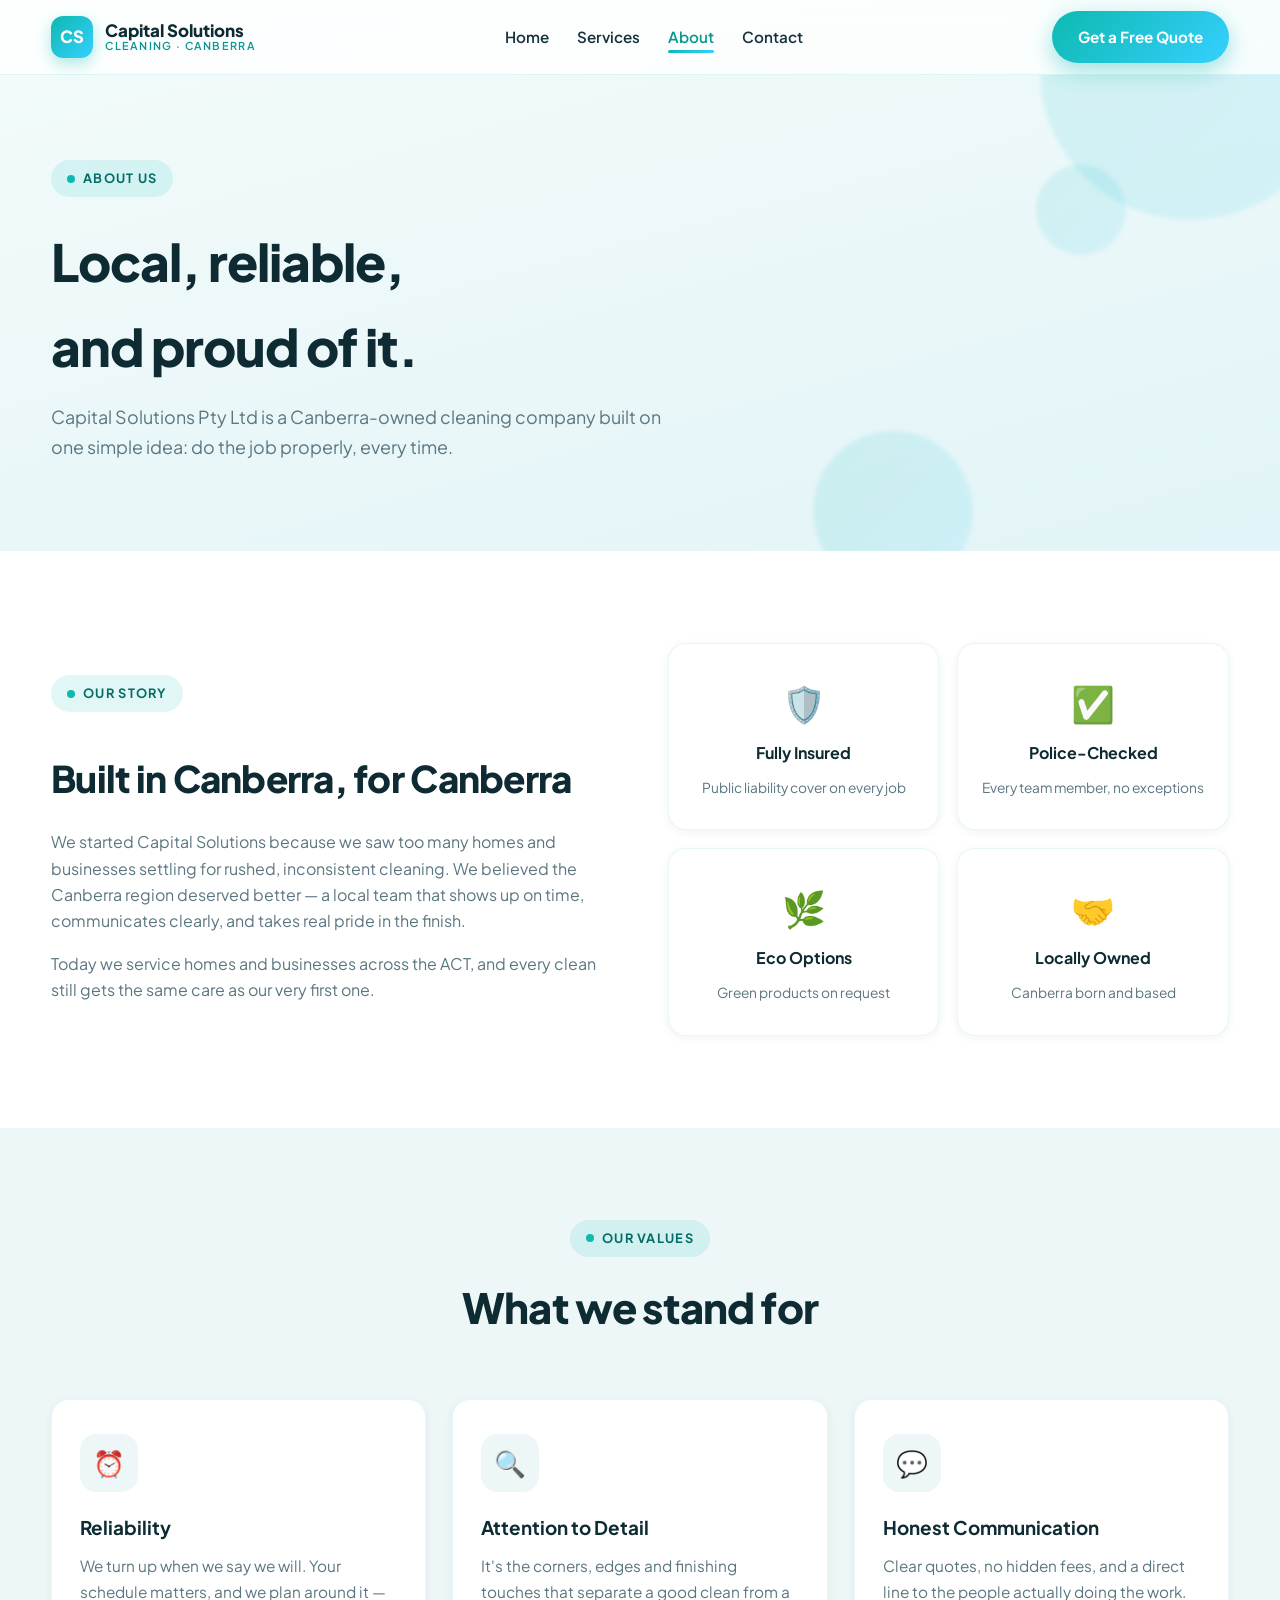
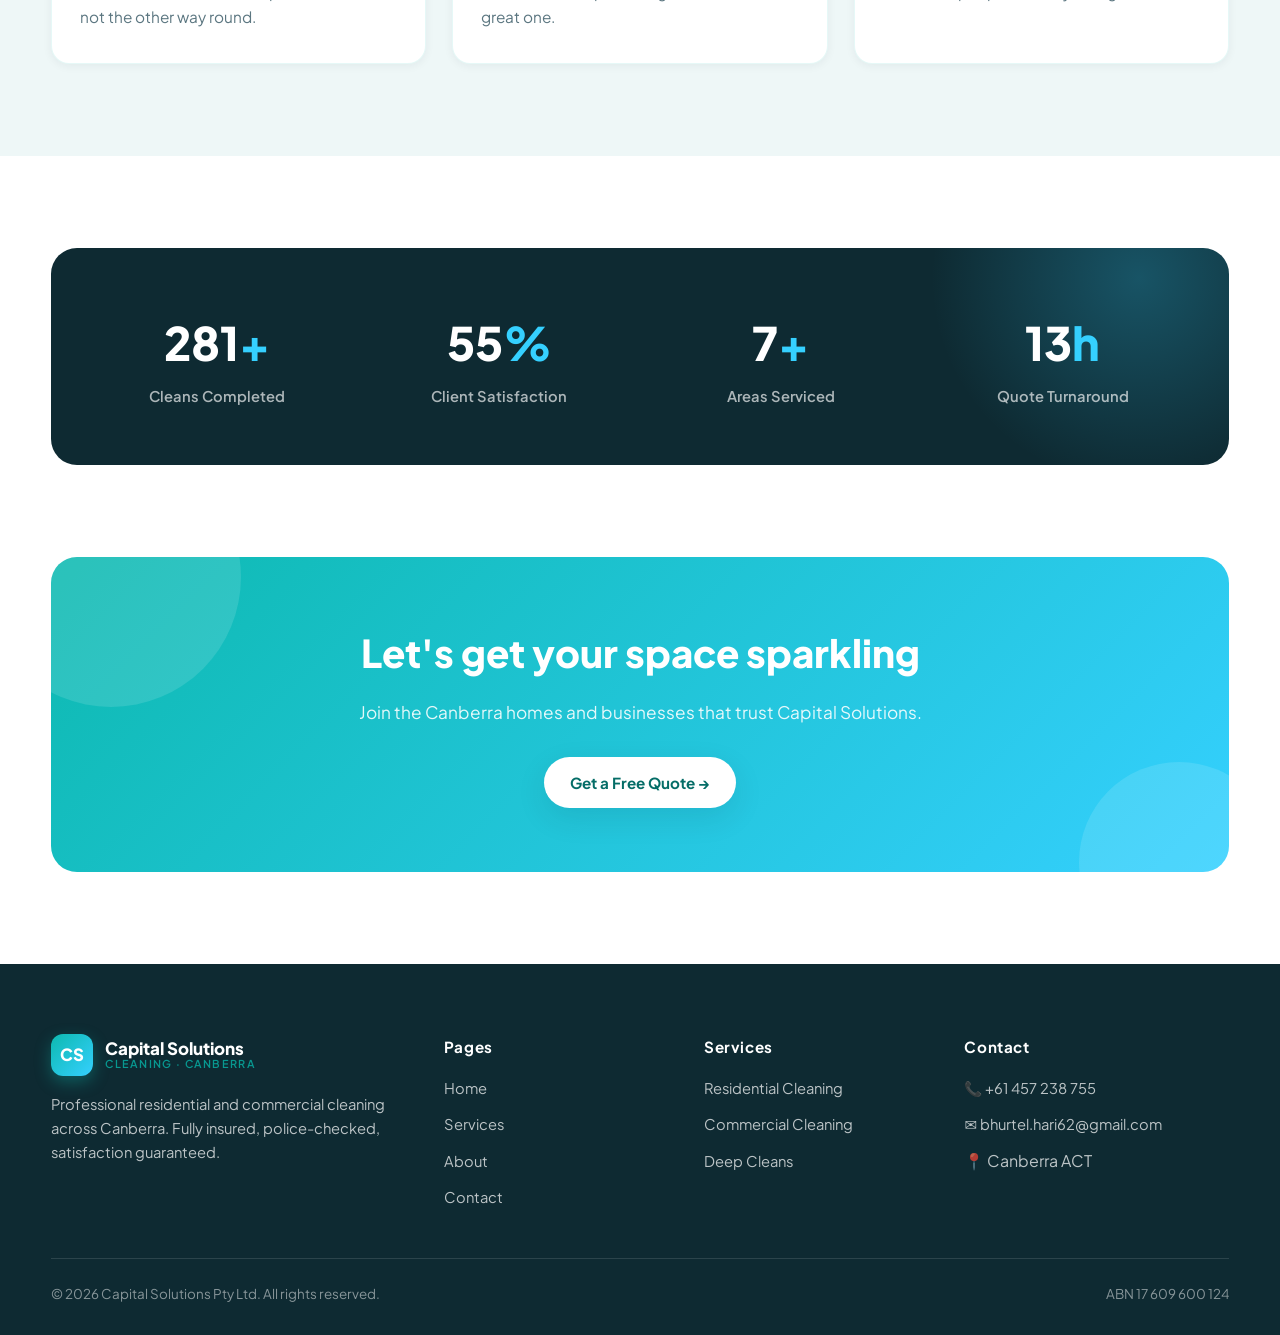
<file: about.html>
<!DOCTYPE html>
<html lang="en-AU">
<head>
  <meta charset="UTF-8">
  <meta name="viewport" content="width=device-width, initial-scale=1.0">
  <title>About Us | Canberra Home &amp; Residential Cleaning | Capital Solutions</title>
  <meta name="description" content="Capital Solutions is a locally owned Canberra cleaning company providing home, residential and domestic cleaning across the ACT with insured, police-checked cleaners.">
  <meta name="keywords" content="cleaning Canberra, cleaning in Canberra, home cleaning, home cleaning Canberra, residential cleaning, residential cleaning Canberra, domestic cleaning, domestic cleaning Canberra, house cleaning Canberra, commercial cleaning Canberra, cleaners Canberra, ACT cleaning services">
  <meta name="robots" content="index, follow">
  <meta name="geo.region" content="AU-ACT">
  <meta name="geo.placename" content="Canberra">
  <link rel="canonical" href="https://capitalsolutionspty.com.au/about.html">
  <meta property="og:type" content="website">
  <meta property="og:site_name" content="Capital Solutions">
  <meta property="og:locale" content="en_AU">
  <meta property="og:title" content="About Capital Solutions - Canberra Home &amp; Residential Cleaning">
  <meta property="og:description" content="A locally owned Canberra cleaning company providing home, residential and domestic cleaning across the ACT.">
  <meta property="og:url" content="https://capitalsolutionspty.com.au/about.html">
  <link rel="preconnect" href="https://fonts.googleapis.com">
  <link href="https://fonts.googleapis.com/css2?family=Plus+Jakarta+Sans:wght@400;600;700;800&display=swap" rel="stylesheet">
  <link rel="stylesheet" href="css/style.css">
</head>
<body>

<nav class="nav">
  <div class="container nav-inner">
    <a href="index.html" class="brand">
      <div class="brand-mark">CS</div>
      <div class="brand-name">Capital Solutions<small>Cleaning · Canberra</small></div>
    </a>
    <ul class="nav-links">
      <li><a href="index.html">Home</a></li>
      <li><a href="services.html">Services</a></li>
      <li><a href="about.html" class="active">About</a></li>
      <li><a href="contact.html">Contact</a></li>
    </ul>
    <a href="contact.html" class="btn btn-primary nav-cta">Get a Free Quote</a>
    <button class="hamburger" aria-label="Menu"><span></span><span></span><span></span></button>
  </div>
</nav>

<header class="page-hero">
  <div class="blob b1"></div><div class="blob b2"></div><div class="blob b3"></div>
  <div class="container">
    <span class="eyebrow">About us</span>
    <h1>Local, reliable,<br>and proud of it.</h1>
    <p>Capital Solutions Pty Ltd is a Canberra-owned cleaning company built on one simple idea: do the job properly, every time.</p>
  </div>
</header>

<!-- STORY -->
<section>
  <div class="container">
    <div class="grid-2" style="align-items:center; gap:56px">
      <div class="reveal">
        <span class="eyebrow">Our story</span>
        <h2 style="font-size:clamp(1.7rem,3vw,2.3rem); font-weight:800; color:var(--navy); letter-spacing:-.02em; margin:14px 0 20px">Built in Canberra, for Canberra</h2>
        <p style="color:var(--slate); margin-bottom:16px">We started Capital Solutions because we saw too many homes and businesses settling for rushed, inconsistent cleaning. We believed the Canberra region deserved better — a local team that shows up on time, communicates clearly, and takes real pride in the finish.</p>
        <p style="color:var(--slate)">Today we service homes and businesses across the ACT, and every clean still gets the same care as our very first one.</p>
      </div>
      <div class="grid-2 reveal reveal-d1" style="gap:18px">
        <div class="card" style="text-align:center; padding:30px 20px">
          <div style="font-size:2.2rem; margin-bottom:8px">🛡️</div>
          <h3 style="font-size:1rem">Fully Insured</h3>
          <p style="font-size:.86rem">Public liability cover on every job</p>
        </div>
        <div class="card" style="text-align:center; padding:30px 20px">
          <div style="font-size:2.2rem; margin-bottom:8px">✅</div>
          <h3 style="font-size:1rem">Police-Checked</h3>
          <p style="font-size:.86rem">Every team member, no exceptions</p>
        </div>
        <div class="card" style="text-align:center; padding:30px 20px">
          <div style="font-size:2.2rem; margin-bottom:8px">🌿</div>
          <h3 style="font-size:1rem">Eco Options</h3>
          <p style="font-size:.86rem">Green products on request</p>
        </div>
        <div class="card" style="text-align:center; padding:30px 20px">
          <div style="font-size:2.2rem; margin-bottom:8px">🤝</div>
          <h3 style="font-size:1rem">Locally Owned</h3>
          <p style="font-size:.86rem">Canberra born and based</p>
        </div>
      </div>
    </div>
  </div>
</section>

<!-- VALUES -->
<section class="areas">
  <div class="container">
    <div class="section-head reveal">
      <span class="eyebrow">Our values</span>
      <h2>What we stand for</h2>
    </div>
    <div class="grid-3">
      <div class="card reveal">
        <div class="card-icon">⏰</div>
        <h3>Reliability</h3>
        <p>We turn up when we say we will. Your schedule matters, and we plan around it — not the other way round.</p>
      </div>
      <div class="card reveal reveal-d1">
        <div class="card-icon">🔍</div>
        <h3>Attention to Detail</h3>
        <p>It's the corners, edges and finishing touches that separate a good clean from a great one.</p>
      </div>
      <div class="card reveal reveal-d2">
        <div class="card-icon">💬</div>
        <h3>Honest Communication</h3>
        <p>Clear quotes, no hidden fees, and a direct line to the people actually doing the work.</p>
      </div>
    </div>
  </div>
</section>

<!-- STATS -->
<section>
  <div class="container">
    <div class="stats-band reveal">
      <div class="stats-grid">
        <div class="stat"><div class="num" data-count="500">0<span class="accent">+</span></div><div class="label">Cleans Completed</div></div>
        <div class="stat"><div class="num" data-count="98">0<span class="accent">%</span></div><div class="label">Client Satisfaction</div></div>
        <div class="stat"><div class="num" data-count="12">0<span class="accent">+</span></div><div class="label">Areas Serviced</div></div>
        <div class="stat"><div class="num" data-count="24">0<span class="accent">h</span></div><div class="label">Quote Turnaround</div></div>
      </div>
    </div>
  </div>
</section>

<!-- CTA -->
<section style="padding-top:0">
  <div class="container">
    <div class="cta-banner reveal">
      <h2>Let's get your space sparkling</h2>
      <p>Join the Canberra homes and businesses that trust Capital Solutions.</p>
      <a href="contact.html" class="btn btn-light">Get a Free Quote →</a>
    </div>
  </div>
</section>

<footer>
  <div class="container">
    <div class="footer-grid">
      <div>
        <div class="brand" style="margin-bottom:16px">
          <div class="brand-mark">CS</div>
          <div class="brand-name" style="color:#fff">Capital Solutions<small>Cleaning · Canberra</small></div>
        </div>
        <p>Professional residential and commercial cleaning across Canberra. Fully insured, police-checked, satisfaction guaranteed.</p>
      </div>
      <div>
        <h4>Pages</h4>
        <ul>
          <li><a href="index.html">Home</a></li>
          <li><a href="services.html">Services</a></li>
          <li><a href="about.html">About</a></li>
          <li><a href="contact.html">Contact</a></li>
        </ul>
      </div>
      <div>
        <h4>Services</h4>
        <ul>
          <li><a href="services.html">Residential Cleaning</a></li>
          <li><a href="services.html">Commercial Cleaning</a></li>
          <li><a href="services.html">Deep Cleans</a></li>
        </ul>
      </div>
      <div>
        <h4>Contact</h4>
        <ul>
          <li><a href="tel:+61457238755">📞 +61 457 238 755</a></li>
          <li><a href="mailto:bhurtel.hari62@gmail.com">✉️ bhurtel.hari62@gmail.com</a></li>
          <li>📍 Canberra ACT</li>
        </ul>
      </div>
    </div>
    <div class="footer-bottom">
      <span>© 2026 Capital Solutions Pty Ltd. All rights reserved.</span>
      <span>ABN 17 609 600 124</span>
    </div>
  </div>
</footer>

<script src="js/main.js"></script>
</body>
</html>
</file>
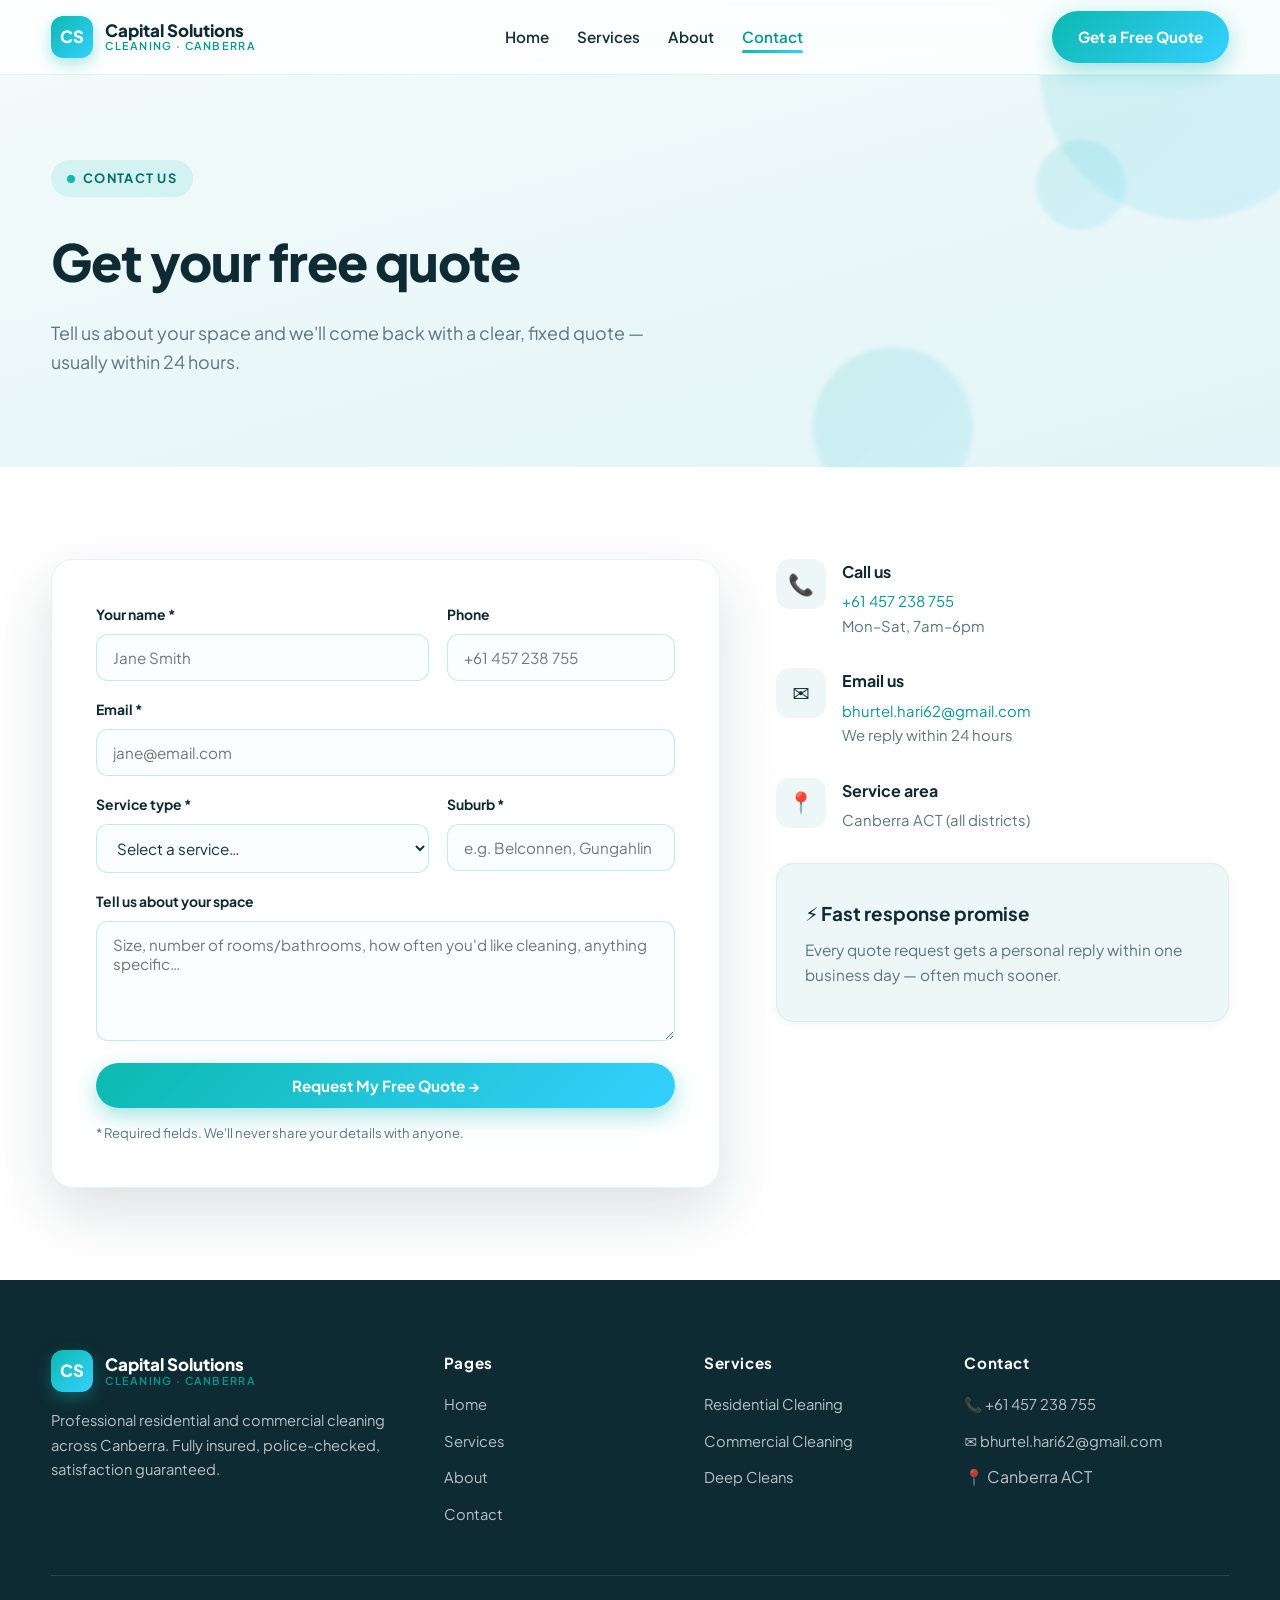
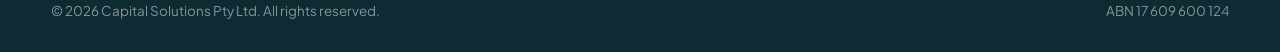
<file: contact.html>
<!DOCTYPE html>
<html lang="en-AU">
<head>
  <meta charset="UTF-8">
  <meta name="viewport" content="width=device-width, initial-scale=1.0">
  <title>Contact &amp; Free Quote | Home &amp; Residential Cleaning Canberra | Capital Solutions</title>
  <meta name="description" content="Request a free quote for home, residential or domestic cleaning in Canberra. Capital Solutions responds within 24 hours.">
  <meta name="keywords" content="cleaning Canberra, cleaning in Canberra, home cleaning, home cleaning Canberra, residential cleaning, residential cleaning Canberra, domestic cleaning, domestic cleaning Canberra, house cleaning Canberra, commercial cleaning Canberra, cleaners Canberra, ACT cleaning services">
  <meta name="robots" content="index, follow">
  <meta name="geo.region" content="AU-ACT">
  <meta name="geo.placename" content="Canberra">
  <link rel="canonical" href="https://capitalsolutionspty.com.au/contact.html">
  <meta property="og:type" content="website">
  <meta property="og:site_name" content="Capital Solutions">
  <meta property="og:locale" content="en_AU">
  <meta property="og:title" content="Contact Capital Solutions - Home &amp; Residential Cleaning Canberra">
  <meta property="og:description" content="Request a free quote for home, residential or domestic cleaning in Canberra. We respond within 24 hours.">
  <meta property="og:url" content="https://capitalsolutionspty.com.au/contact.html">
  <link rel="preconnect" href="https://fonts.googleapis.com">
  <link href="https://fonts.googleapis.com/css2?family=Plus+Jakarta+Sans:wght@400;600;700;800&display=swap" rel="stylesheet">
  <link rel="stylesheet" href="css/style.css">
</head>
<body>

<nav class="nav">
  <div class="container nav-inner">
    <a href="index.html" class="brand">
      <div class="brand-mark">CS</div>
      <div class="brand-name">Capital Solutions<small>Cleaning · Canberra</small></div>
    </a>
    <ul class="nav-links">
      <li><a href="index.html">Home</a></li>
      <li><a href="services.html">Services</a></li>
      <li><a href="about.html">About</a></li>
      <li><a href="contact.html" class="active">Contact</a></li>
    </ul>
    <a href="contact.html" class="btn btn-primary nav-cta">Get a Free Quote</a>
    <button class="hamburger" aria-label="Menu"><span></span><span></span><span></span></button>
  </div>
</nav>

<header class="page-hero">
  <div class="blob b1"></div><div class="blob b2"></div><div class="blob b3"></div>
  <div class="container">
    <span class="eyebrow">Contact us</span>
    <h1>Get your free quote</h1>
    <p>Tell us about your space and we'll come back with a clear, fixed quote — usually within 24 hours.</p>
  </div>
</header>

<section>
  <div class="container">
    <div class="grid-2" style="gap:56px; align-items:start">
      <!-- FORM -->
      <div class="form-card reveal">
        <form id="quote-form" action="https://formsubmit.co/bhurtel.hari62@gmail.com" method="POST">
          <input type="hidden" name="_subject" value="New quote request - Capital Solutions">
          <input type="hidden" name="_captcha" value="false">
          <input type="hidden" name="_template" value="table">
          <input type="text" name="_honey" style="display:none" tabindex="-1" autocomplete="off">
          <div class="form-grid">
            <div class="form-field">
              <label for="name">Your name *</label>
              <input type="text" id="name" name="name" placeholder="Jane Smith" required>
            </div>
            <div class="form-field">
              <label for="phone">Phone</label>
              <input type="tel" id="phone" name="phone" placeholder="+61 457 238 755">
            </div>
            <div class="form-field full">
              <label for="email">Email *</label>
              <input type="email" id="email" name="email" placeholder="jane@email.com" required>
            </div>
            <div class="form-field">
              <label for="service">Service type *</label>
              <select id="service" name="service" required>
                <option value="">Select a service…</option>
                <option>Residential — Regular Clean</option>
                <option>Residential — Deep Clean</option>
                <option>Residential — One-Off Clean</option>
                <option>Commercial — Office</option>
                <option>Commercial — Retail / Hospitality</option>
                <option>Commercial — Strata / Common Areas</option>
                <option>Something else</option>
              </select>
            </div>
            <div class="form-field">
              <label for="suburb">Suburb *</label>
              <input type="text" id="suburb" name="suburb" placeholder="e.g. Belconnen, Gungahlin" required>
            </div>
            <div class="form-field full">
              <label for="message">Tell us about your space</label>
              <textarea id="message" name="message" placeholder="Size, number of rooms/bathrooms, how often you'd like cleaning, anything specific…"></textarea>
            </div>
          </div>
          <button type="submit" class="btn btn-primary" style="width:100%; justify-content:center; margin-top:22px">Request My Free Quote →</button>
          <p class="form-note">* Required fields. We'll never share your details with anyone.</p>
        </form>
      </div>

      <!-- INFO -->
      <div style="display:grid; gap:30px">
        <div class="info-tile reveal">
          <div class="ico">📞</div>
          <div>
            <h3>Call us</h3>
            <p><a href="tel:+61457238755">+61 457 238 755</a><br>Mon–Sat, 7am–6pm</p>
          </div>
        </div>
        <div class="info-tile reveal reveal-d1">
          <div class="ico">✉️</div>
          <div>
            <h3>Email us</h3>
            <p><a href="mailto:bhurtel.hari62@gmail.com">bhurtel.hari62@gmail.com</a><br>We reply within 24 hours</p>
          </div>
        </div>
        <div class="info-tile reveal reveal-d2">
          <div class="ico">📍</div>
          <div>
            <h3>Service area</h3>
            <p>Canberra ACT (all districts)</p>
          </div>
        </div>
        <div class="card reveal reveal-d3" style="background:var(--mist)">
          <h3 style="margin-bottom:8px">⚡ Fast response promise</h3>
          <p>Every quote request gets a personal reply within one business day — often much sooner.</p>
        </div>
      </div>
    </div>
  </div>
</section>

<footer>
  <div class="container">
    <div class="footer-grid">
      <div>
        <div class="brand" style="margin-bottom:16px">
          <div class="brand-mark">CS</div>
          <div class="brand-name" style="color:#fff">Capital Solutions<small>Cleaning · Canberra</small></div>
        </div>
        <p>Professional residential and commercial cleaning across Canberra. Fully insured, police-checked, satisfaction guaranteed.</p>
      </div>
      <div>
        <h4>Pages</h4>
        <ul>
          <li><a href="index.html">Home</a></li>
          <li><a href="services.html">Services</a></li>
          <li><a href="about.html">About</a></li>
          <li><a href="contact.html">Contact</a></li>
        </ul>
      </div>
      <div>
        <h4>Services</h4>
        <ul>
          <li><a href="services.html">Residential Cleaning</a></li>
          <li><a href="services.html">Commercial Cleaning</a></li>
          <li><a href="services.html">Deep Cleans</a></li>
        </ul>
      </div>
      <div>
        <h4>Contact</h4>
        <ul>
          <li><a href="tel:+61457238755">📞 +61 457 238 755</a></li>
          <li><a href="mailto:bhurtel.hari62@gmail.com">✉️ bhurtel.hari62@gmail.com</a></li>
          <li>📍 Canberra ACT</li>
        </ul>
      </div>
    </div>
    <div class="footer-bottom">
      <span>© 2026 Capital Solutions Pty Ltd. All rights reserved.</span>
      <span>ABN 17 609 600 124</span>
    </div>
  </div>
</footer>

<script src="js/main.js"></script>
</body>
</html>
</file>
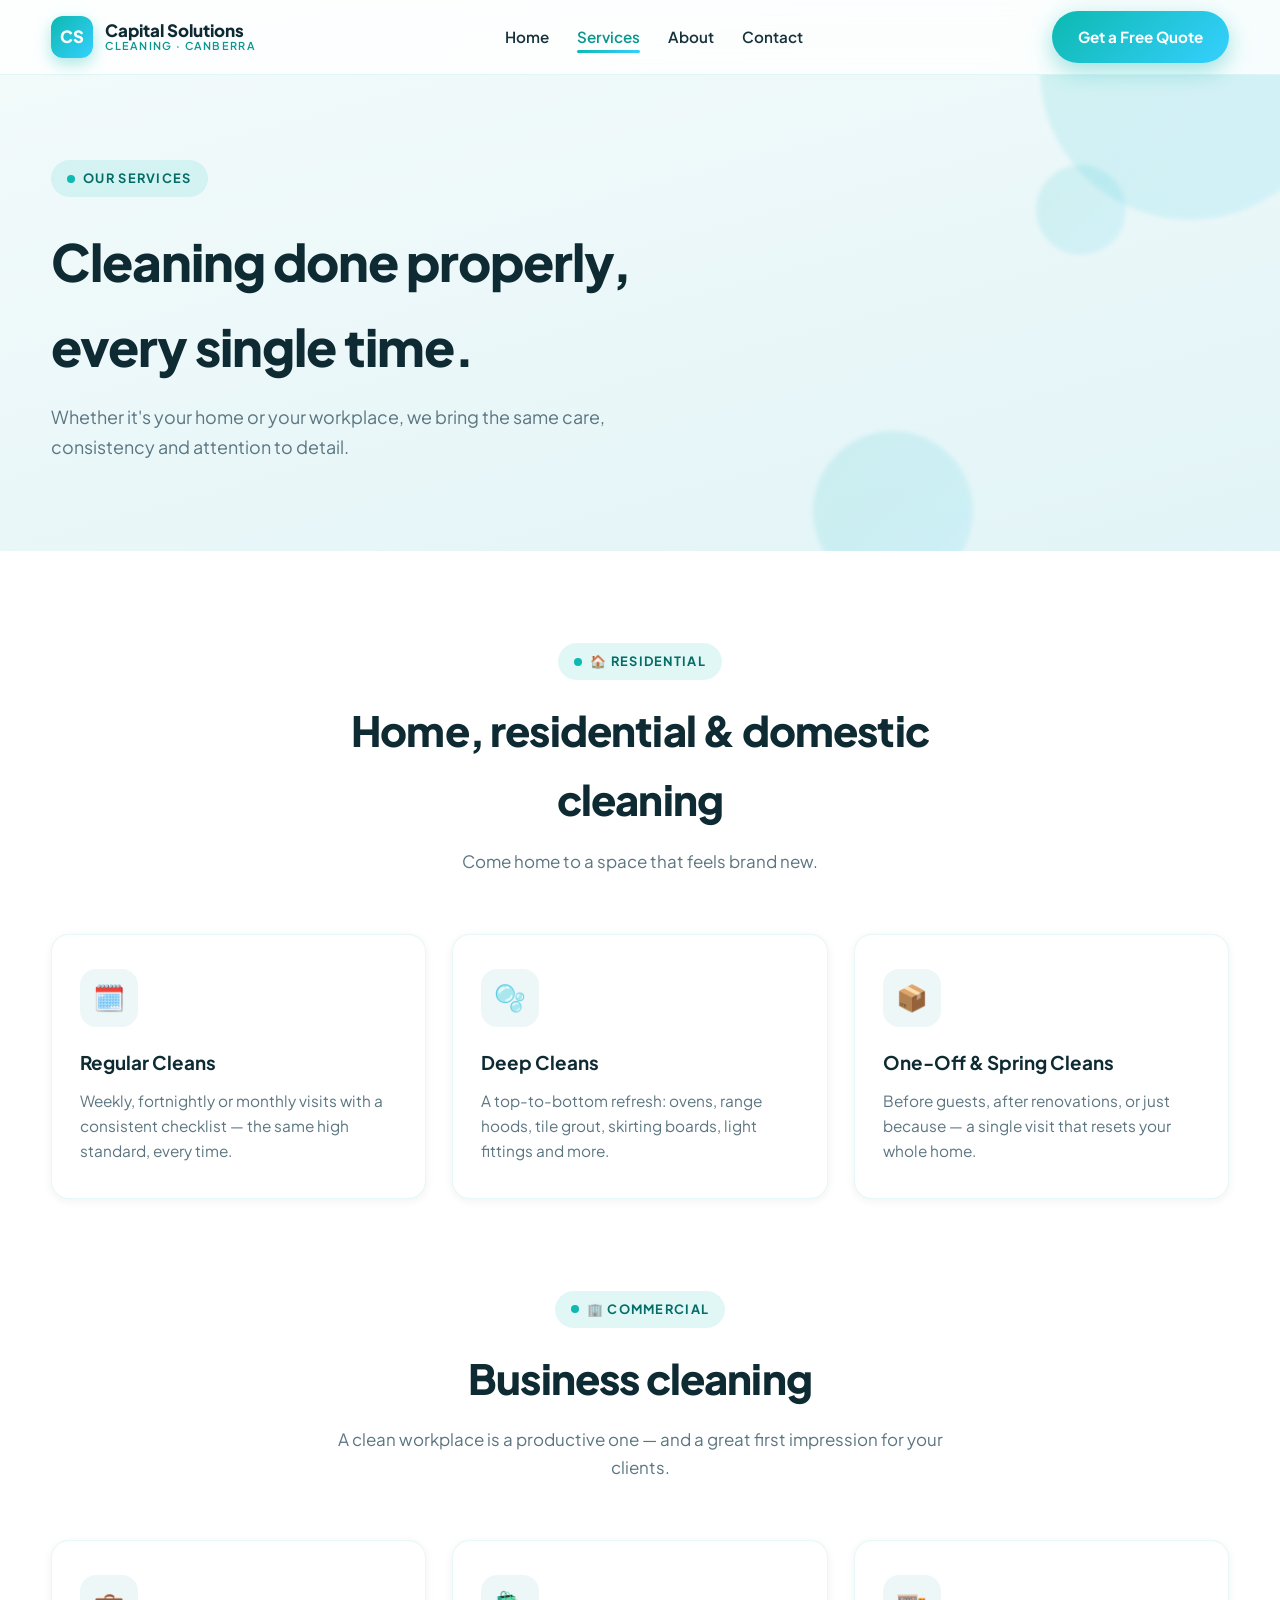
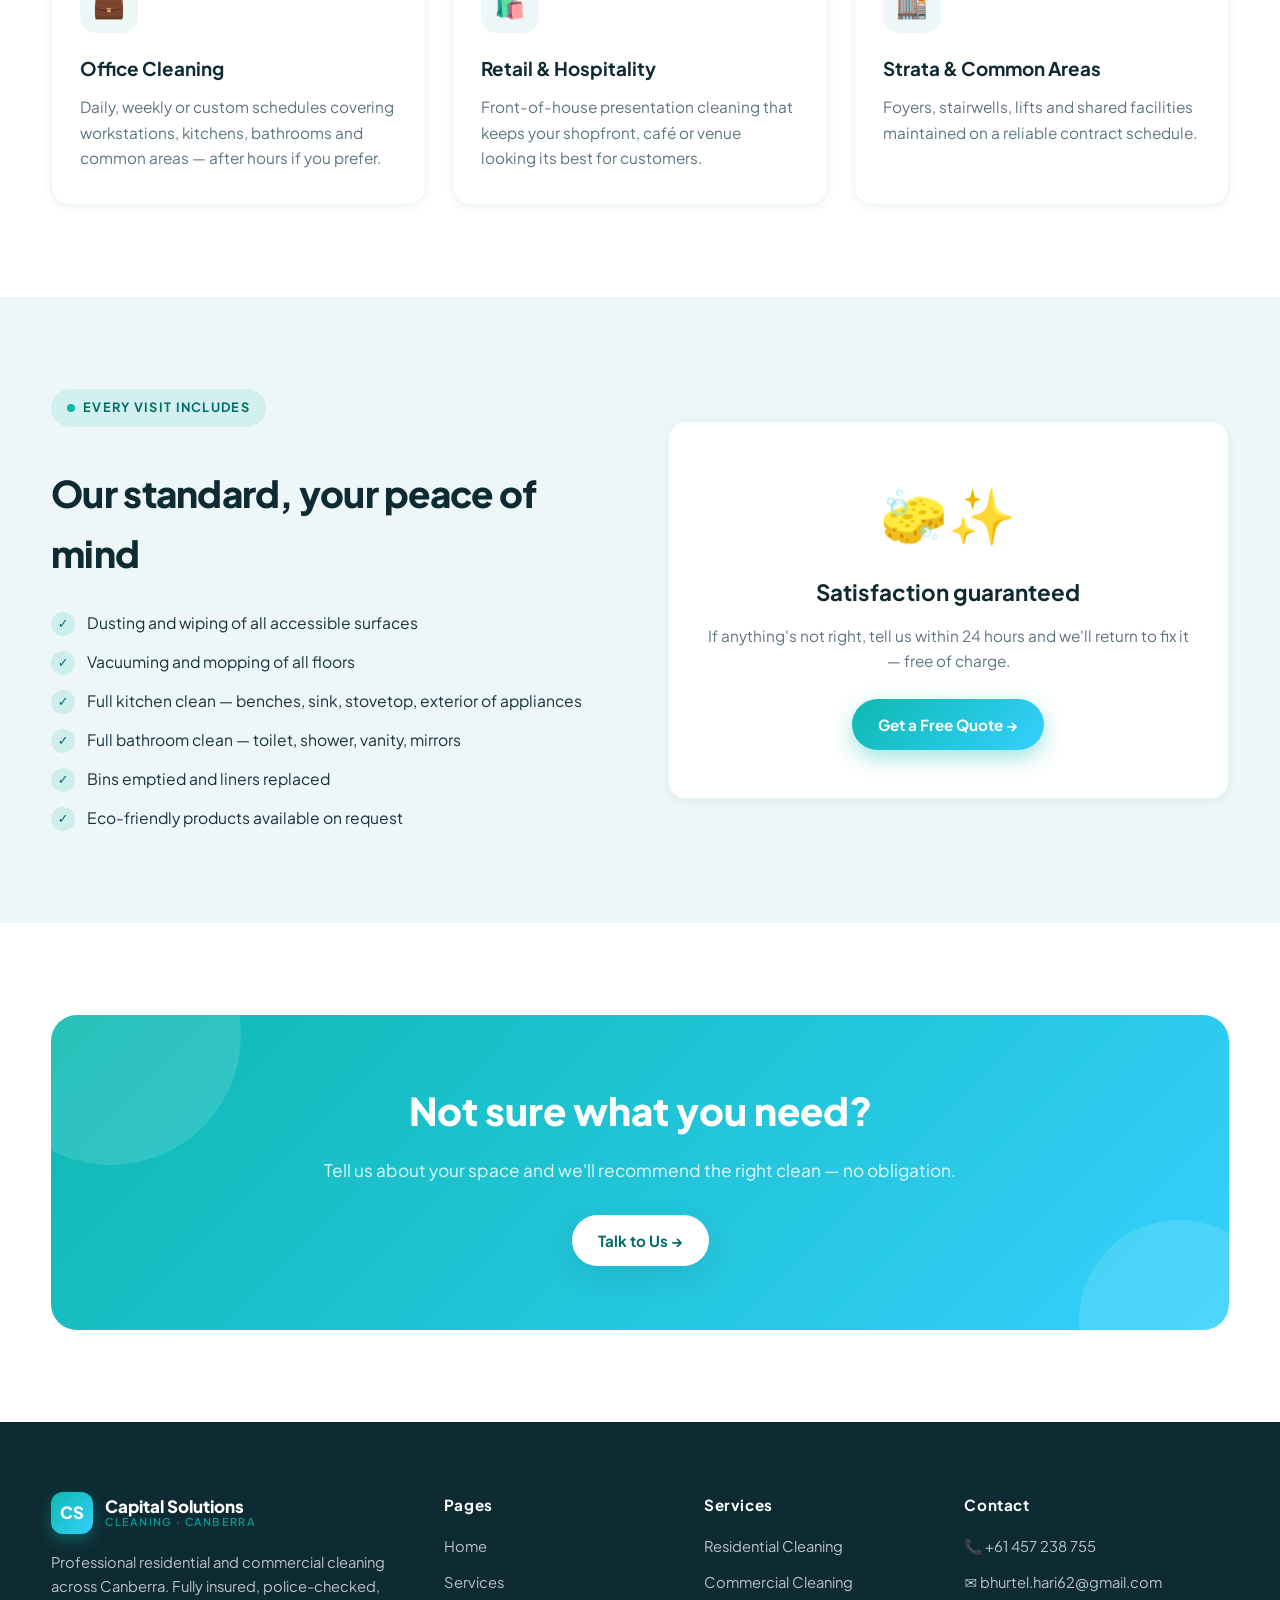
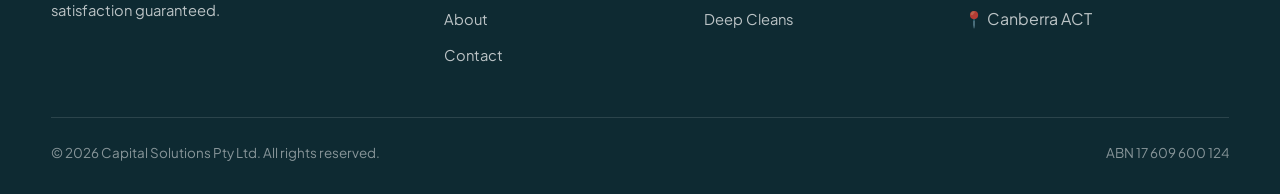
<file: services.html>
<!DOCTYPE html>
<html lang="en-AU">
<head>
  <meta charset="UTF-8">
  <meta name="viewport" content="width=device-width, initial-scale=1.0">
  <title>Cleaning Services Canberra | Home, Residential &amp; Domestic Cleaning | Capital Solutions</title>
  <meta name="description" content="Home, residential and domestic cleaning services in Canberra - regular cleans, deep cleans, one-off cleans, offices and strata. Fully insured Canberra cleaners.">
  <meta name="keywords" content="cleaning Canberra, cleaning in Canberra, home cleaning, home cleaning Canberra, residential cleaning, residential cleaning Canberra, domestic cleaning, domestic cleaning Canberra, house cleaning Canberra, commercial cleaning Canberra, cleaners Canberra, ACT cleaning services">
  <meta name="robots" content="index, follow">
  <meta name="geo.region" content="AU-ACT">
  <meta name="geo.placename" content="Canberra">
  <link rel="canonical" href="https://capitalsolutionspty.com.au/services.html">
  <meta property="og:type" content="website">
  <meta property="og:site_name" content="Capital Solutions">
  <meta property="og:locale" content="en_AU">
  <meta property="og:title" content="Cleaning Services Canberra - Home, Residential &amp; Domestic Cleaning">
  <meta property="og:description" content="Home, residential, domestic and commercial cleaning services in Canberra - regular, deep and one-off cleans.">
  <meta property="og:url" content="https://capitalsolutionspty.com.au/services.html">
  <link rel="preconnect" href="https://fonts.googleapis.com">
  <link href="https://fonts.googleapis.com/css2?family=Plus+Jakarta+Sans:wght@400;600;700;800&display=swap" rel="stylesheet">
  <link rel="stylesheet" href="css/style.css">
</head>
<body>

<nav class="nav">
  <div class="container nav-inner">
    <a href="index.html" class="brand">
      <div class="brand-mark">CS</div>
      <div class="brand-name">Capital Solutions<small>Cleaning · Canberra</small></div>
    </a>
    <ul class="nav-links">
      <li><a href="index.html">Home</a></li>
      <li><a href="services.html" class="active">Services</a></li>
      <li><a href="about.html">About</a></li>
      <li><a href="contact.html">Contact</a></li>
    </ul>
    <a href="contact.html" class="btn btn-primary nav-cta">Get a Free Quote</a>
    <button class="hamburger" aria-label="Menu"><span></span><span></span><span></span></button>
  </div>
</nav>

<header class="page-hero">
  <div class="blob b1"></div><div class="blob b2"></div><div class="blob b3"></div>
  <div class="container">
    <span class="eyebrow">Our services</span>
    <h1>Cleaning done properly,<br>every single time.</h1>
    <p>Whether it's your home or your workplace, we bring the same care, consistency and attention to detail.</p>
  </div>
</header>

<!-- RESIDENTIAL -->
<section>
  <div class="container">
    <div class="section-head reveal">
      <span class="eyebrow">🏠 Residential</span>
      <h2>Home, residential &amp; domestic cleaning</h2>
      <p>Come home to a space that feels brand new.</p>
    </div>
    <div class="grid-3">
      <div class="card reveal">
        <div class="card-icon">🗓️</div>
        <h3>Regular Cleans</h3>
        <p>Weekly, fortnightly or monthly visits with a consistent checklist — the same high standard, every time.</p>
      </div>
      <div class="card reveal reveal-d1">
        <div class="card-icon">🫧</div>
        <h3>Deep Cleans</h3>
        <p>A top-to-bottom refresh: ovens, range hoods, tile grout, skirting boards, light fittings and more.</p>
      </div>
      <div class="card reveal reveal-d2">
        <div class="card-icon">📦</div>
        <h3>One-Off &amp; Spring Cleans</h3>
        <p>Before guests, after renovations, or just because — a single visit that resets your whole home.</p>
      </div>
    </div>
  </div>
</section>

<!-- COMMERCIAL -->
<section style="padding-top:0">
  <div class="container">
    <div class="section-head reveal">
      <span class="eyebrow">🏢 Commercial</span>
      <h2>Business cleaning</h2>
      <p>A clean workplace is a productive one — and a great first impression for your clients.</p>
    </div>
    <div class="grid-3">
      <div class="card reveal">
        <div class="card-icon">💼</div>
        <h3>Office Cleaning</h3>
        <p>Daily, weekly or custom schedules covering workstations, kitchens, bathrooms and common areas — after hours if you prefer.</p>
      </div>
      <div class="card reveal reveal-d1">
        <div class="card-icon">🛍️</div>
        <h3>Retail &amp; Hospitality</h3>
        <p>Front-of-house presentation cleaning that keeps your shopfront, café or venue looking its best for customers.</p>
      </div>
      <div class="card reveal reveal-d2">
        <div class="card-icon">🏬</div>
        <h3>Strata &amp; Common Areas</h3>
        <p>Foyers, stairwells, lifts and shared facilities maintained on a reliable contract schedule.</p>
      </div>
    </div>
  </div>
</section>

<!-- WHAT'S INCLUDED -->
<section class="areas">
  <div class="container">
    <div class="grid-2" style="align-items:center; gap:56px">
      <div class="reveal">
        <span class="eyebrow">Every visit includes</span>
        <h2 style="font-size:clamp(1.7rem,3vw,2.3rem); font-weight:800; color:var(--navy); letter-spacing:-.02em; margin:14px 0 26px">Our standard, your peace of mind</h2>
        <ul class="check-list">
          <li>Dusting and wiping of all accessible surfaces</li>
          <li>Vacuuming and mopping of all floors</li>
          <li>Full kitchen clean — benches, sink, stovetop, exterior of appliances</li>
          <li>Full bathroom clean — toilet, shower, vanity, mirrors</li>
          <li>Bins emptied and liners replaced</li>
          <li>Eco-friendly products available on request</li>
        </ul>
      </div>
      <div class="card reveal reveal-d1" style="text-align:center; padding:48px 36px">
        <div style="font-size:3.4rem; margin-bottom:14px">🧽✨</div>
        <h3 style="font-size:1.4rem; margin-bottom:12px">Satisfaction guaranteed</h3>
        <p style="margin-bottom:26px">If anything's not right, tell us within 24 hours and we'll return to fix it — free of charge.</p>
        <a href="contact.html" class="btn btn-primary">Get a Free Quote →</a>
      </div>
    </div>
  </div>
</section>

<!-- CTA -->
<section>
  <div class="container">
    <div class="cta-banner reveal">
      <h2>Not sure what you need?</h2>
      <p>Tell us about your space and we'll recommend the right clean — no obligation.</p>
      <a href="contact.html" class="btn btn-light">Talk to Us →</a>
    </div>
  </div>
</section>

<footer>
  <div class="container">
    <div class="footer-grid">
      <div>
        <div class="brand" style="margin-bottom:16px">
          <div class="brand-mark">CS</div>
          <div class="brand-name" style="color:#fff">Capital Solutions<small>Cleaning · Canberra</small></div>
        </div>
        <p>Professional residential and commercial cleaning across Canberra. Fully insured, police-checked, satisfaction guaranteed.</p>
      </div>
      <div>
        <h4>Pages</h4>
        <ul>
          <li><a href="index.html">Home</a></li>
          <li><a href="services.html">Services</a></li>
          <li><a href="about.html">About</a></li>
          <li><a href="contact.html">Contact</a></li>
        </ul>
      </div>
      <div>
        <h4>Services</h4>
        <ul>
          <li><a href="services.html">Residential Cleaning</a></li>
          <li><a href="services.html">Commercial Cleaning</a></li>
          <li><a href="services.html">Deep Cleans</a></li>
        </ul>
      </div>
      <div>
        <h4>Contact</h4>
        <ul>
          <li><a href="tel:+61457238755">📞 +61 457 238 755</a></li>
          <li><a href="mailto:bhurtel.hari62@gmail.com">✉️ bhurtel.hari62@gmail.com</a></li>
          <li>📍 Canberra ACT</li>
        </ul>
      </div>
    </div>
    <div class="footer-bottom">
      <span>© 2026 Capital Solutions Pty Ltd. All rights reserved.</span>
      <span>ABN 17 609 600 124</span>
    </div>
  </div>
</footer>

<script src="js/main.js"></script>
</body>
</html>
</file>
<file: css/style.css>
/* ============================================
   Capital Solutions Pty Ltd — Shared Styles
   Fresh & clean: light base, aqua/teal accents
   ============================================ */

:root {
  --teal: #0db9b0;
  --teal-dark: #089890;
  --teal-deep: #056d67;
  --aqua: #35d0ff;
  --navy: #0e2a32;
  --ink: #16323b;
  --slate: #5b7680;
  --mist: #eef7f7;
  --white: #ffffff;
  --grad: linear-gradient(135deg, #0db9b0 0%, #35d0ff 100%);
  --shadow-sm: 0 2px 10px rgba(14, 42, 50, 0.06);
  --shadow-md: 0 10px 30px rgba(14, 42, 50, 0.10);
  --shadow-lg: 0 24px 60px rgba(14, 42, 50, 0.14);
  --radius: 18px;
  --font: 'Plus Jakarta Sans', 'Segoe UI', system-ui, sans-serif;
}

* { margin: 0; padding: 0; box-sizing: border-box; }
html { scroll-behavior: smooth; }
body {
  font-family: var(--font);
  color: var(--ink);
  background: var(--white);
  line-height: 1.65;
  overflow-x: hidden;
}
img { max-width: 100%; display: block; }
a { color: var(--teal-dark); text-decoration: none; }
.container { width: min(1180px, 92%); margin: 0 auto; }

/* ---------- Navigation ---------- */
.nav {
  position: fixed; inset: 0 0 auto 0; z-index: 100;
  background: rgba(255, 255, 255, 0.82);
  backdrop-filter: blur(14px);
  -webkit-backdrop-filter: blur(14px);
  border-bottom: 1px solid rgba(13, 185, 176, 0.12);
  transition: box-shadow .3s ease;
}
.nav.scrolled { box-shadow: var(--shadow-sm); }
.nav-inner {
  display: flex; align-items: center; justify-content: space-between;
  height: 74px;
}
.brand { display: flex; align-items: center; gap: 12px; }
.brand-mark {
  width: 42px; height: 42px; border-radius: 12px;
  background: var(--grad);
  display: grid; place-items: center;
  color: #fff; font-weight: 800; font-size: 1.05rem;
  box-shadow: 0 6px 16px rgba(13, 185, 176, 0.35);
}
.brand-name { font-weight: 800; font-size: 1.06rem; color: var(--navy); line-height: 1.15; }
.brand-name small { display: block; font-size: .68rem; font-weight: 600; color: var(--teal-dark); letter-spacing: .12em; text-transform: uppercase; }

.nav-links { display: flex; align-items: center; gap: 28px; list-style: none; }
.nav-links a {
  font-weight: 600; font-size: .95rem; color: var(--ink);
  position: relative; padding: 4px 0; transition: color .25s;
}
.nav-links a::after {
  content: ''; position: absolute; left: 0; bottom: -3px;
  width: 0; height: 2.5px; border-radius: 2px;
  background: var(--grad); transition: width .3s ease;
}
.nav-links a:hover, .nav-links a.active { color: var(--teal-dark); }
.nav-links a:hover::after, .nav-links a.active::after { width: 100%; }

.btn {
  display: inline-flex; align-items: center; gap: 8px;
  padding: 13px 26px; border-radius: 999px;
  font-weight: 700; font-size: .95rem; font-family: var(--font);
  border: none; cursor: pointer; transition: transform .25s, box-shadow .25s;
}
.btn-primary {
  background: var(--grad); color: #fff;
  box-shadow: 0 8px 22px rgba(13, 185, 176, 0.38);
}
.btn-primary:hover { transform: translateY(-3px); box-shadow: 0 14px 30px rgba(13, 185, 176, 0.45); color: #fff; }
.btn-ghost {
  background: transparent; color: var(--teal-deep);
  border: 2px solid rgba(13, 185, 176, 0.45);
}
.btn-ghost:hover { background: rgba(13, 185, 176, 0.08); transform: translateY(-3px); }
.btn-light { background: #fff; color: var(--teal-deep); box-shadow: var(--shadow-md); }
.btn-light:hover { transform: translateY(-3px); }

.hamburger {
  display: none; flex-direction: column; gap: 5px;
  background: none; border: none; cursor: pointer; padding: 8px;
}
.hamburger span { width: 24px; height: 2.5px; border-radius: 2px; background: var(--navy); transition: .3s; }

/* ---------- Hero (3D canvas host) ---------- */
.hero {
  position: relative; min-height: 92vh;
  display: flex; align-items: center;
  background: linear-gradient(165deg, #f4fbfb 0%, #e6f6f8 55%, #dbf2f5 100%);
  overflow: hidden; padding-top: 74px;
}
#hero-canvas {
  position: absolute; inset: 0;
  width: 100%; height: 100%;
  z-index: 1;
}
.hero-content { position: relative; z-index: 2; max-width: 640px; padding: 70px 0; }
.eyebrow {
  display: inline-flex; align-items: center; gap: 8px;
  background: rgba(13, 185, 176, 0.12); color: var(--teal-deep);
  font-size: .8rem; font-weight: 700; letter-spacing: .1em; text-transform: uppercase;
  padding: 8px 16px; border-radius: 999px; margin-bottom: 22px;
}
.eyebrow::before { content: ''; width: 8px; height: 8px; border-radius: 50%; background: var(--teal); }
.hero h1 {
  font-size: clamp(2.4rem, 5.2vw, 3.9rem);
  line-height: 1.08; font-weight: 800; color: var(--navy);
  letter-spacing: -0.02em; margin-bottom: 22px;
}
.hero h1 .grad-text {
  background: var(--grad);
  -webkit-background-clip: text; background-clip: text;
  -webkit-text-fill-color: transparent; color: transparent;
}
.hero p.lead { font-size: 1.15rem; color: var(--slate); margin-bottom: 34px; max-width: 540px; }
.hero-ctas { display: flex; gap: 16px; flex-wrap: wrap; }

.hero-badges { display: flex; gap: 26px; margin-top: 46px; flex-wrap: wrap; }
.hero-badge { display: flex; align-items: center; gap: 10px; font-size: .9rem; font-weight: 600; color: var(--ink); }
.hero-badge svg { flex: 0 0 auto; }

/* ---------- Page hero (inner pages) ---------- */
.page-hero {
  position: relative; padding: 160px 0 90px;
  background: linear-gradient(165deg, #f4fbfb 0%, #e2f4f7 100%);
  overflow: hidden;
}
.page-hero h1 { font-size: clamp(2.2rem, 4.5vw, 3.2rem); font-weight: 800; color: var(--navy); letter-spacing: -0.02em; margin-bottom: 14px; }
.page-hero p { font-size: 1.12rem; color: var(--slate); max-width: 640px; }
.page-hero .blob {
  position: absolute; border-radius: 50%;
  background: var(--grad); opacity: .12; filter: blur(2px);
  animation: float 9s ease-in-out infinite;
}
.blob.b1 { width: 300px; height: 300px; top: -80px; right: -60px; }
.blob.b2 { width: 160px; height: 160px; bottom: -40px; right: 24%; animation-delay: -3s; }
.blob.b3 { width: 90px; height: 90px; top: 30%; right: 12%; animation-delay: -6s; }

@keyframes float {
  0%, 100% { transform: translateY(0) scale(1); }
  50% { transform: translateY(-26px) scale(1.05); }
}

/* ---------- Sections ---------- */
section { padding: 92px 0; }
.section-head { text-align: center; max-width: 660px; margin: 0 auto 58px; }
.section-head .eyebrow { margin-bottom: 16px; }
.section-head h2 { font-size: clamp(1.8rem, 3.4vw, 2.6rem); font-weight: 800; color: var(--navy); letter-spacing: -0.02em; margin-bottom: 14px; }
.section-head p { color: var(--slate); font-size: 1.06rem; }

.grid-3 { display: grid; grid-template-columns: repeat(3, 1fr); gap: 26px; }
.grid-2 { display: grid; grid-template-columns: repeat(2, 1fr); gap: 26px; }
.grid-4 { display: grid; grid-template-columns: repeat(4, 1fr); gap: 22px; }

/* ---------- Cards ---------- */
.card {
  background: #fff; border-radius: var(--radius);
  padding: 34px 28px; box-shadow: var(--shadow-sm);
  border: 1px solid rgba(13, 185, 176, 0.10);
  transition: transform .35s ease, box-shadow .35s ease;
  position: relative; overflow: hidden;
}
.card:hover { transform: translateY(-8px); box-shadow: var(--shadow-lg); }
.card::before {
  content: ''; position: absolute; top: 0; left: 0; right: 0; height: 4px;
  background: var(--grad); transform: scaleX(0); transform-origin: left;
  transition: transform .4s ease;
}
.card:hover::before { transform: scaleX(1); }
.card-icon {
  width: 58px; height: 58px; border-radius: 16px;
  background: var(--mist); display: grid; place-items: center;
  margin-bottom: 20px; font-size: 1.6rem;
  transition: transform .35s;
}
.card:hover .card-icon { transform: scale(1.1) rotate(-6deg); }
.card h3 { font-size: 1.18rem; font-weight: 700; color: var(--navy); margin-bottom: 10px; }
.card p { color: var(--slate); font-size: .96rem; }
.card .link-more { display: inline-flex; align-items: center; gap: 6px; margin-top: 16px; font-weight: 700; font-size: .92rem; }
.card .link-more:hover { gap: 10px; }

/* ---------- Stats band ---------- */
.stats-band {
  background: var(--navy);
  border-radius: 26px; padding: 56px 40px;
  position: relative; overflow: hidden;
}
.stats-band::before {
  content: ''; position: absolute; width: 420px; height: 420px; border-radius: 50%;
  background: radial-gradient(circle, rgba(53, 208, 255, 0.25), transparent 70%);
  top: -180px; right: -120px;
}
.stats-grid { display: grid; grid-template-columns: repeat(4, 1fr); gap: 30px; position: relative; }
.stat { text-align: center; }
.stat .num { font-size: clamp(2rem, 3.6vw, 2.9rem); font-weight: 800; color: #fff; }
.stat .num span.accent { color: var(--aqua); }
.stat .label { color: rgba(255, 255, 255, 0.66); font-size: .92rem; font-weight: 600; margin-top: 4px; }

/* ---------- Service areas ---------- */
.areas { background: var(--mist); }
.area-chips { display: flex; flex-wrap: wrap; gap: 12px; justify-content: center; max-width: 820px; margin: 0 auto; }
.chip {
  background: #fff; padding: 11px 22px; border-radius: 999px;
  font-weight: 600; font-size: .93rem; color: var(--ink);
  box-shadow: var(--shadow-sm); border: 1px solid rgba(13, 185, 176, 0.14);
  display: inline-flex; align-items: center; gap: 8px;
  transition: transform .25s, box-shadow .25s, border-color .25s;
}
.chip:hover { transform: translateY(-3px); box-shadow: var(--shadow-md); border-color: var(--teal); }
.chip::before { content: '📍'; font-size: .85rem; }

/* ---------- Steps / process ---------- */
.step { text-align: center; padding: 0 14px; }
.step-num {
  width: 64px; height: 64px; margin: 0 auto 18px; border-radius: 50%;
  background: var(--grad); color: #fff; font-weight: 800; font-size: 1.4rem;
  display: grid; place-items: center;
  box-shadow: 0 10px 26px rgba(13, 185, 176, 0.35);
}
.step h3 { font-size: 1.1rem; color: var(--navy); margin-bottom: 8px; }
.step p { color: var(--slate); font-size: .94rem; }

/* ---------- CTA banner ---------- */
.cta-banner {
  background: var(--grad); border-radius: 26px;
  padding: 64px 48px; text-align: center;
  position: relative; overflow: hidden;
}
.cta-banner::before, .cta-banner::after {
  content: ''; position: absolute; border-radius: 50%;
  background: rgba(255, 255, 255, 0.12);
}
.cta-banner::before { width: 260px; height: 260px; top: -110px; left: -70px; }
.cta-banner::after { width: 200px; height: 200px; bottom: -90px; right: -50px; }
.cta-banner h2 { color: #fff; font-size: clamp(1.7rem, 3.2vw, 2.4rem); font-weight: 800; margin-bottom: 14px; position: relative; }
.cta-banner p { color: rgba(255, 255, 255, 0.88); margin-bottom: 30px; font-size: 1.08rem; position: relative; }

/* ---------- Testimonials ---------- */
.quote-card { display: flex; flex-direction: column; gap: 18px; }
.quote-card .stars { color: #ffb400; font-size: 1.05rem; letter-spacing: 2px; }
.quote-card blockquote { color: var(--ink); font-size: .98rem; font-style: italic; }
.quote-who { display: flex; align-items: center; gap: 12px; }
.quote-who .avatar {
  width: 44px; height: 44px; border-radius: 50%;
  background: var(--grad); color: #fff; font-weight: 700;
  display: grid; place-items: center; font-size: .95rem;
}
.quote-who .name { font-weight: 700; font-size: .93rem; color: var(--navy); }
.quote-who .loc { font-size: .82rem; color: var(--slate); }

/* ---------- Forms ---------- */
.form-card { background: #fff; border-radius: 22px; box-shadow: var(--shadow-lg); padding: 44px; border: 1px solid rgba(13,185,176,.12); }
.form-grid { display: grid; grid-template-columns: 1fr 1fr; gap: 18px; }
.form-field { display: flex; flex-direction: column; gap: 7px; }
.form-field.full { grid-column: 1 / -1; }
.form-field label { font-weight: 700; font-size: .87rem; color: var(--navy); }
.form-field input, .form-field select, .form-field textarea {
  font-family: var(--font); font-size: .95rem; color: var(--ink);
  padding: 13px 16px; border-radius: 12px;
  border: 1.5px solid rgba(13, 185, 176, 0.25); background: #fbfefe;
  transition: border-color .25s, box-shadow .25s; outline: none;
}
.form-field input:focus, .form-field select:focus, .form-field textarea:focus {
  border-color: var(--teal); box-shadow: 0 0 0 4px rgba(13, 185, 176, 0.13);
}
.form-field textarea { resize: vertical; min-height: 120px; }
.form-note { font-size: .82rem; color: var(--slate); margin-top: 14px; }

/* ---------- Contact info ---------- */
.info-tile { display: flex; gap: 16px; align-items: flex-start; }
.info-tile .ico {
  width: 50px; height: 50px; border-radius: 14px; flex: 0 0 auto;
  background: var(--mist); display: grid; place-items: center; font-size: 1.3rem;
}
.info-tile h3 { font-size: 1rem; color: var(--navy); margin-bottom: 4px; }
.info-tile p { color: var(--slate); font-size: .93rem; }

/* ---------- Checklist ---------- */
.check-list { list-style: none; display: grid; gap: 13px; }
.check-list li { display: flex; gap: 12px; align-items: flex-start; color: var(--ink); font-size: .98rem; }
.check-list li::before {
  content: '✓'; flex: 0 0 auto;
  width: 24px; height: 24px; border-radius: 50%;
  background: rgba(13, 185, 176, 0.14); color: var(--teal-deep);
  display: grid; place-items: center; font-weight: 800; font-size: .8rem;
  margin-top: 2px;
}

/* ---------- Footer ---------- */
footer {
  background: var(--navy); color: rgba(255, 255, 255, 0.72);
  padding: 70px 0 30px; margin-top: 0;
}
.footer-grid { display: grid; grid-template-columns: 1.6fr 1fr 1fr 1.2fr; gap: 40px; margin-bottom: 48px; }
footer h4 { color: #fff; font-size: .95rem; font-weight: 700; margin-bottom: 16px; letter-spacing: .04em; }
footer ul { list-style: none; display: grid; gap: 10px; }
footer a { color: rgba(255, 255, 255, 0.72); font-size: .92rem; transition: color .25s; }
footer a:hover { color: var(--aqua); }
footer p { font-size: .92rem; }
.footer-bottom {
  border-top: 1px solid rgba(255, 255, 255, 0.12);
  padding-top: 24px; display: flex; justify-content: space-between; flex-wrap: wrap; gap: 10px;
  font-size: .84rem; color: rgba(255, 255, 255, 0.5);
}

/* ---------- Scroll reveal (2D) ---------- */
.reveal { opacity: 0; transform: translateY(34px); transition: opacity .8s ease, transform .8s cubic-bezier(.2, .7, .3, 1); }
.reveal.visible { opacity: 1; transform: translateY(0); }
.reveal-d1 { transition-delay: .12s; }
.reveal-d2 { transition-delay: .24s; }
.reveal-d3 { transition-delay: .36s; }

/* ---------- Sparkles ---------- */
.sparkle { position: absolute; pointer-events: none; animation: sparkle 2.6s ease-in-out infinite; opacity: 0; }
@keyframes sparkle {
  0%, 100% { opacity: 0; transform: scale(.3) rotate(0deg); }
  50% { opacity: .9; transform: scale(1) rotate(90deg); }
}

/* ---------- Wave divider ---------- */
.wave { display: block; width: 100%; height: 70px; margin-bottom: -1px; }

/* ---------- Responsive ---------- */
@media (max-width: 960px) {
  .grid-3, .grid-4 { grid-template-columns: repeat(2, 1fr); }
  .stats-grid { grid-template-columns: repeat(2, 1fr); }
  .footer-grid { grid-template-columns: 1fr 1fr; }
}
@media (max-width: 680px) {
  .nav-links {
    position: fixed; top: 74px; right: 0; left: 0;
    background: #fff; flex-direction: column; gap: 0;
    padding: 10px 0; box-shadow: var(--shadow-md);
    transform: translateY(-130%); transition: transform .35s ease;
  }
  .nav-links.open { transform: translateY(0); }
  .nav-links li { width: 100%; text-align: center; }
  .nav-links a { display: block; padding: 14px; }
  .nav-links a::after { display: none; }
  .hamburger { display: flex; }
  .nav-cta { display: none; }
  .grid-2, .grid-3, .grid-4, .form-grid { grid-template-columns: 1fr; }
  .hero { min-height: auto; }
  .hero-content { padding: 60px 0; }
  .form-card { padding: 28px 22px; }
  section { padding: 64px 0; }
}
</file>
